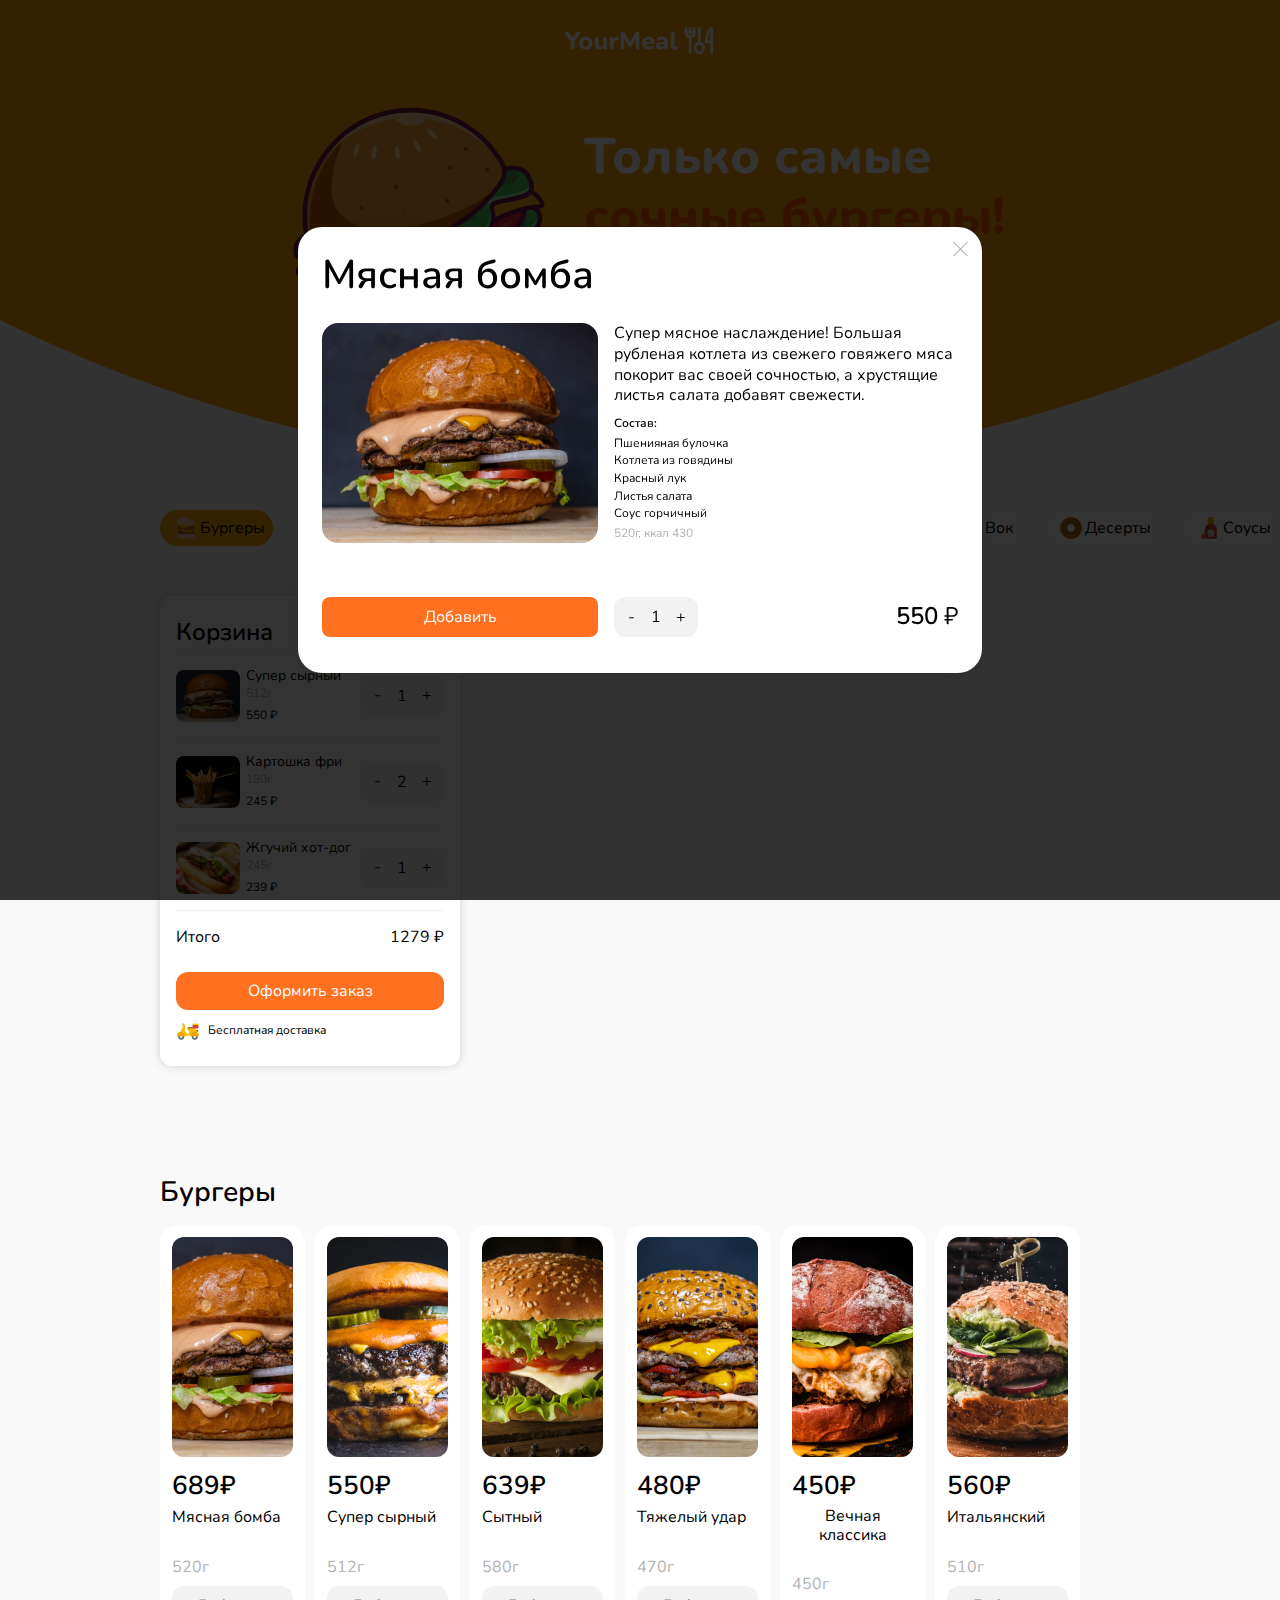
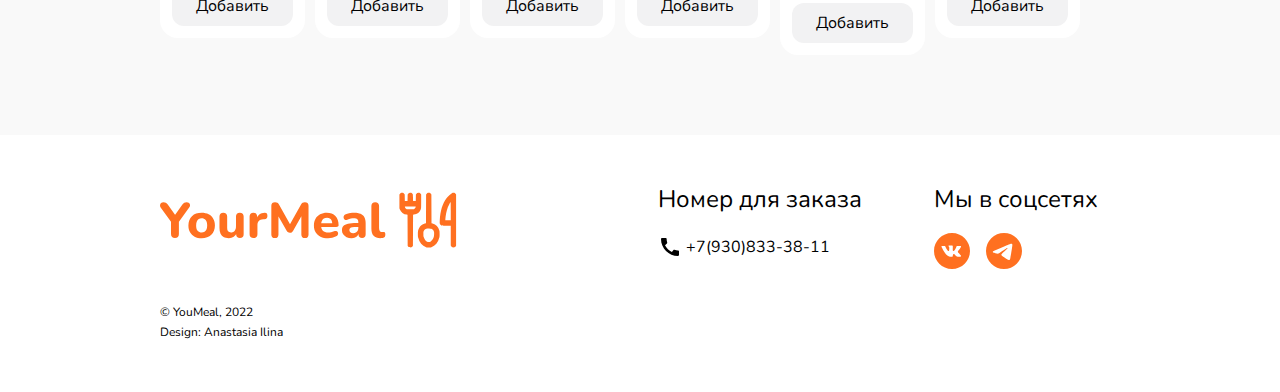
<file: index.html>
<!DOCTYPE html>
<html lang="ru">
<head>
    <meta charset="UTF-8">
    <meta http-equiv="X-UA-Compatible" content="IE=edge">
    <meta name="viewport" content="width=device-width, initial-scale=1.0">
    <title>Your mean - самые вкусные бургеры</title>
    <link rel="apple-touch-icon" sizes="180x180" href="icon/apple-touch-icon.png">
    <link rel="icon" type="image/png" sizes="32x32" href="icon/favicon-32x32.png">
    <link rel="icon" type="image/png" sizes="16x16" href="icon/favicon-16x16.png">
    <link rel="manifest" href="/site.webmanifest">
    <link rel="mask-icon" href="icon/safari-pinned-tab.svg" color="#5bbad5">
    <meta name="msapplication-TileColor" content="#ffc40d">
    <meta name="theme-color" content="#ffffff">
    <link rel="stylesheet" href="/index.css/index.css">
    <!-- Чтобы удалить кучу элементов на разных строках можно использовать эту комбинацию:
    Сначала выделить элемент и нажаться cntr+c, далее ctrl+f чтобы открыть окно поиска, 
    а далее alt+enter, чтобы разом можно было стирать элементы на разных строках. -->
    <link rel="preconnect" href="https://fonts.googleapis.com">
    <link rel="preconnect" href="https://fonts.gstatic.com" crossorigin>
    <link href="https://fonts.googleapis.com/css2?family=League+Spartan:wght@400;700&family=Nunito:wght@400;600;800&family=Oswald:wght@200;600;700&display=swap" rel="stylesheet">
</head>
                                                        
<body>
    <!-- Базированная шапка начинается с header. Также лучше всегда ебашить контейнер внутри.  -->
    <header class="header">
        <div class="container header__container">
            <!-- vieBox добавляет оригинальные пропорции svg. 
            Так же сделал файл доступным, сказав, что лого у нас будет читаться как img. -->
            <svg class="header_logo" viewBox="0 0 199 44" role="img" aria-label="Логотип YourMeal">
                <use href="img.svg/sprite.svg#logo"/>
            </svg>
<!-- Сделал контейнер под текстовую часть шапки. Все элементы под тегом div. -->
            <div class="header__title-container">
<!-- Во время верстки всегда должен быть заголовк h1. Если его нет, то простодобавить.  -->
                <h1 class="header_title">
                    <span class="header_title-text">Только самые</span>
                    <span class="header_title-text header_title-text_red">сочные бургеры!</span>
                </h1>
                <p class="header_appeal">Бесплатная доставка от <b class="header_appeal_font" >599₽</b></p>
            </div>
        </div>
    </header>

    <main class="main">
        <nav class="navigation">
<!-- Использовал один большой контейнер для всего меню навигации. -->
            <div class="container navigation_container">
                <ul class="navigation_list">
                    <li class="navigation_item">
                        <!-- Сделал таблицу для элементов навигации. Под каждый li добавил отдельную кнопку. 
                        Первая кнопка активна по макету, поэтому задаеются отдельные стили. -->

                        <!-- Почему по 3 класса? 1 - ощие стили, 2 - это иконочки, а 3 - это отдельные стили. -->
                        <button class="navigation_button navigation_button_burger navigation_button_active">Бургеры</button>
                    </li>
                    <li class="navigation_item">
                        <button class="navigation_button navigation_button_snack">Закуски</button>
                    </li>
                    <li class="navigation_item">
                        <button class="navigation_button navigation_button_hot-dog">Хот-доги</button>
                    </li>
                    <li class="navigation_item">
                        <button class="navigation_button navigation_button_kombo">Комбо</button>
                    </li>
                    <li class="navigation_item">
                        <button class="navigation_button navigation_button_shawarma">Шаурма</button>
                    </li>
                    <li class="navigation_item">
                        <button class="navigation_button navigation_button_pizza">Пицца</button>
                    </li>
                    <li class="navigation_item">
                        <button class="navigation_button navigation_button_wok">Вок</button>
                    </li>
                    <li class="navigation_item">
                        <button class="navigation_button navigation_button_dessert">Десерты</button>
                    </li>
                    <li class="navigation_item">
                        <button class="navigation_button navigation_button_sause">Соусы</button>
                    </li>
                </ul>
            </div>
        </nav>
<!-- Делаю основную часть сайта, опираясь на главный макет, потому что там есть элементы, которые закрываются в мобайл.  -->
        <!-- В секции всегда должен быть заголовок h2, чтобы адекватно читаться валидатором. -->
        <section class="catalog">
            <!-- Эта часть должна быть слева, поэтому еще один доп класс. -->
            <div class="container catalog__container">
                <!-- Последний класс - это открытие корзины. Будет использоваться в js. -->
                <!-- Чтобы появилось окошко, надо вернуть класс order_open. -->
                <div class="catalog__order order order_open">
                    <!-- Можно div в данном случае, но так же можно и section, потмоу что внутри будет заголовк h. -->
                    <section class="order_wrapper">
                        <!-- на изи превратить дивчик в кнопку при помощи tabindex. -->
                        <div class="order__wrap-title" tabindex="0" role="button">
                            <h2 class="order__title">Корзина</h2>

                            <span class="order__count">4</span>
                        </div>
<!-- Типа дополнительная обертка, чтобы указать доп внешние отступы и т.д дял списка. . -->
                        <div class="order__wrap-list">
                            <ul class="order__list">
                                <li class="order__item">
                                    <!-- Наполнени корзины будет списком,  -->
                                    <img  class="order__image" src="/meal_photo/b1.jpg" alt="">

                                    <div class="order__product">
                                        <h3 class="order__product-title">Супер сырный</h3>

                                        <p class="order__product-weight">512г</p>

                                        <p class="order__product-price">550
                                            <span class="cyrrency order__product__price">₽</span>
                                        </p>
                                    </div>
 <!-- + отдельные общие элементы будут встречаться в макете еще несколько раз в модальных окнах,
                                        поэтому задаю им отдельный див.  -->
                                    <div class="order__product-count count">
                                        <button class="count__minus">-</button>
                                        <p class="order__product-quantity">1</p>
                                        <button class="count__plus">+</button>
                                    </div>
                                </li>

                                <li class="order__item">
                            
                                    <img class="order__image" src="/meal_photo/b11.jpg" alt="">

                                    <div class="order__product">
                                        <h3 class="order__product-title">Картошка фри</h3>

                                        <p class="order__product-weight">180г</p>

                                        <p class="order__product-price">245
                                            <span class="cyrrency order__product__price">₽</span>
                                        </p>
                                    </div>

                                    <div class="order__product-count count">
                                        <button class="count__minus">-</button>
                                        <p class="order__product-quantity">2</p>
                                        <button class="count__plus">+</button>
                                    </div>
                                </li>

                                <li class="order__item">
                               
                                    <img class="order__image" src="/meal_photo/b9.jpg" alt="">

                                    <div class="order__product">
                                        <h3 class="order__product-title">Жгучий хот-дог</h3>

                                        <p class="order__product-weight">245г</p>

                                        <p class="order__product-price">239
                                            <span class="cyrrency order__product__price">₽</span>
                                        </p>                                  
                                    </div>
<!-- Добавил класс count, чтобы создать с ним отдельный файл, потому что этот элемент общий. Можно задат общие стили. -->
                                    <div class="order__product-count count">
                                        <button class="count__minus">-</button>
                                        <p class="order__product-quantity">1</p>
                                        <button class="count__plus">+</button>
                                    </div>
                                </li>
                            </ul>

                            <div class="order__total">
                                <p>Итого</p>
                                <!-- Буквы и цифры в отдельных спанах, чтобы было легче кодить в js. -->
                                <p>
                                    <span class="order__total-amount">1279</span>
                                    <!-- Этот знак рубля или букова отображается в другом шрифте. 
                                    Надо прописать в css стиль, чтобы он на всех устройствах отображался корретно. -->
                                    <span class="cyrrency">₽</span>
                                </p>
                            </div>
                            <button class="order__submit">Оформить заказ</button>

                            <div class="order__wrap-appeal">
                                <p class="order__appeal order__appeal-delivery">Бесплатная доставка</p>

                                <button class="order__close">Свернуть</button>
                            </div>
                        </div>
                    </section>
                </div>


                <div class="catalog__wrapper">
                    <h2 class="catalog__title">Бургеры</h2>
<!-- Можно без хуйни сделать только 1 карточку, если дело касается верстки. Остальные сделает программер. -->
                    <div class="catalog__wrap-list">
                        <ul class="catalog__list">
                            <li class="catalog__item">
                                <article class="product">
                                    <img src="/meal_photo/b1.jpg" alt="Мясная бомба" class="product_image">

                                    <p class="product__prise">689<span class="currency">₽</span></p>

                                    <h3 class="product__title">
                                        <button class="product__detals">Мясная бомба</button>
                                    </h3>

                                    <p class="product__weight">520г</p>
<!-- Указал тип кнопки, потому что так желательно делать именно в формах. ДА и везде желательно. -->
                                    <button class="product__add" type="button">Добавить</button>
                                </article>
                            </li>

                            <li class="catalog__item">
                                <article class="product">
                                    <img src="/meal_photo/b2.jpg" alt="Супер сырный" class="product_image">

                                    <p class="product__prise">550<span class="currency">₽</span></p>

                                    <h3 class="product__title">
                                        <button class="product__detals">Супер сырный</button>
                                    </h3>

                                    <p class="product__weight">512г</p>

                                    <button class="product__add" type="button">Добавить</button>
                                </article>
                            </li>

                            <li class="catalog__item">
                                <article class="product">
                                    <img src="/meal_photo/b3.jpg" alt="Сытный" class="product_image">

                                    <p class="product__prise">639<span class="currency">₽</span></p>

                                    <h3 class="product__title">
                                        <button class="product__detals">Сытный</button>
                                    </h3>

                                    <p class="product__weight">580г</p>

                                    <button class="product__add" type="button">Добавить</button>
                                </article>
                            </li>

                            <li class="catalog__item">
                                <article class="product">
                                    <img src="/meal_photo/b4.jpg" alt="Тяжелый удар" class="product_image">

                                    <p class="product__prise">480<span class="currency">₽</span></p>

                                    <h3 class="product__title">
                                        <button class="product__detals">Тяжелый удар</button>
                                    </h3>

                                    <p class="product__weight">470г</p>

                                    <button class="product__add" type="button">Добавить</button>
                                </article>
                            </li>

                            <li class="catalog__item">
                                <article class="product">
                                    <img src="/meal_photo/b5.jpg" alt="Вечная классика" class="product_image">

                                    <p class="product__prise">450<span class="currency">₽</span></p>

                                    <h3 class="product__title">
                                        <button class="product__detals">Вечная классика</button>
                                    </h3>


                                    <p class="product__weight">450г</p>

                                    <button class="product__add" type="button">Добавить</button>
                                </article>
                            </li>

                            <li class="catalog__item">
                                <article class="product">
                                    <img src="/meal_photo/b6.jpg" alt="Итальянский" class="product_image">

                                    <p class="product__prise">560<span class="currency">₽</span></p>

                                    <h3 class="product__title">
                                        <button class="product__detals">Итальянский</button>
                                    </h3>

                                    <p class="product__weight">510г</p>

                                    <button class="product__add" type="button">Добавить</button>
                                </article>
                            </li>
                        </ul>
                    </div>
                </div>
            </div>
        </section>
    </main>

    <script>
        // Простенький скрипт на клик.
        document.querySelector('.order__wrap-title').addEventListener('click', () => {
            document.querySelector('.order').classList.toggle('order_open')
        })
    </script>

    <footer class="footer">
        <div class="container">
            <div class="footer__content">
                <svg class="footer__logo" viewBox="0 0 199 44" role="img" aria-label="Логотип YourMeal">
                    <use href="img.svg/sprite.svg#logo"/>
                </svg>

                <adress class="footer__adress">
                    <div class="footer__contact">
                        <h2 class="footer__title footer__title_sn">Номер для заказа</h2>

                        <a href="tel.+79308333811" class="footer__link-phone">
                            <!-- Удалил fill в конце path, и добавил currentcolor в fill под svg, чтобы иконка меняла цвет. -->
                            <svg width="24" height="24" viewBox="0 0 24 24" fill="currentСolor" xmlns="http://www.w3.org/2000/svg">
                                <path d="M20.01 15.38C18.78 15.38 17.59 15.18 16.48 14.82C16.13 14.7 15.74 14.79 15.47 15.06L13.9 17.03C11.07 15.68 8.42 13.13 7.01 10.2L8.96 8.54C9.23 8.26 9.31 7.87 9.2 7.52C8.83 6.41 8.64 5.22 8.64 3.99C8.64 3.45 8.19 3 7.65 3H4.19C3.65 3 3 3.24 3 3.99C3 13.28 10.73 21 20.01 21C20.72 21 21 20.37 21 19.82V16.37C21 15.83 20.55 15.38 20.01 15.38Z"/>
                            </svg>
                                
                            <span>+7(930)833-38-11</span>
                        </a>
                    </div>

                    <div class="footer__contact">
                        <h2 class="footer__title">Мы в соцсетях</h2>
                        <ul class="footer__list">
                            <li class="footer__list-item">
                                <!-- aria-label, чтобы добавить описание для картинки. -->
                                <a href="#" class="footer__link-sn" aria-label="группа в ВК">
                                    <svg width="36" height="36" viewBox="0 0 36 36" fill="currentColor" xmlns="http://www.w3.org/2000/svg">
                                        <path d="M18 0C8.05875 0 0 8.05875 0 18C0 27.9412 8.05875 36 18 36C27.9412 36 36 27.9412 36 18C36 8.05875 27.9412 0 18 0ZM24.9225 20.3081C24.9225 20.3081 26.5144 21.8794 26.9062 22.6087C26.9175 22.6237 26.9231 22.6387 26.9269 22.6462C27.0862 22.9144 27.1237 23.1225 27.045 23.2781C26.9137 23.5369 26.4637 23.6644 26.31 23.6756H23.4975C23.3025 23.6756 22.8937 23.625 22.3987 23.2837C22.0181 23.0175 21.6431 22.5806 21.2775 22.155C20.7319 21.5212 20.2594 20.9738 19.7831 20.9738C19.7226 20.9736 19.6625 20.9831 19.605 21.0019C19.245 21.1181 18.7838 21.6319 18.7838 23.0006C18.7838 23.4281 18.4462 23.6737 18.2081 23.6737H16.92C16.4812 23.6737 14.1956 23.52 12.1706 21.3844C9.69187 18.7687 7.46062 13.5225 7.44187 13.4737C7.30125 13.1344 7.59187 12.9525 7.90875 12.9525H10.7494C11.1281 12.9525 11.2519 13.1831 11.3381 13.3875C11.4394 13.6256 11.8106 14.5725 12.42 15.6375C13.4081 17.3737 14.0138 18.0787 14.4994 18.0787C14.5904 18.0777 14.6799 18.0545 14.76 18.0112C15.3937 17.6587 15.2756 15.3994 15.2475 14.9306C15.2475 14.8425 15.2456 13.92 14.9212 13.4775C14.6887 13.1569 14.2931 13.035 14.0531 12.99C14.1503 12.856 14.2782 12.7473 14.4262 12.6731C14.8612 12.4556 15.645 12.4237 16.4231 12.4237H16.8563C17.7 12.435 17.9175 12.4894 18.2231 12.5662C18.8419 12.7144 18.855 13.1137 18.8006 14.4806C18.7838 14.8687 18.7669 15.3075 18.7669 15.825C18.7669 15.9375 18.7612 16.0575 18.7612 16.185C18.7425 16.8806 18.72 17.67 19.2112 17.9944C19.2753 18.0346 19.3494 18.056 19.425 18.0562C19.5956 18.0562 20.1094 18.0562 21.5006 15.6694C21.9297 14.9011 22.3025 14.1028 22.6162 13.2806C22.6444 13.2319 22.7269 13.0819 22.8244 13.0237C22.8963 12.9871 22.9761 12.9684 23.0569 12.9694H26.3962C26.76 12.9694 27.0094 13.0237 27.0562 13.1644C27.1387 13.3875 27.0412 14.0681 25.5169 16.1325L24.8362 17.0306C23.4544 18.8419 23.4544 18.9338 24.9225 20.3081Z"/>
                                    </svg>
                                </a>
                            </li>

                            <li class="footer__list-item">
                                <a href="#" class="footer__link-sn" ria-label="наш telegram" >
                                    <svg width="36" height="36" viewBox="0 0 36 36" fill="currentColor" xmlns="http://www.w3.org/2000/svg">
                                        <path d="M36 18C36 22.7739 34.1036 27.3523 30.7279 30.7279C27.3523 34.1036 22.7739 36 18 36C13.2261 36 8.64773 34.1036 5.27208 30.7279C1.89642 27.3523 0 22.7739 0 18C0 13.2261 1.89642 8.64773 5.27208 5.27208C8.64773 1.89642 13.2261 0 18 0C22.7739 0 27.3523 1.89642 30.7279 5.27208C34.1036 8.64773 36 13.2261 36 18ZM18.6458 13.2885C16.8952 14.0175 13.3942 15.525 8.14725 17.811C7.29675 18.1485 6.849 18.4815 6.8085 18.8055C6.741 19.3522 7.42725 19.5683 8.361 19.863L8.75475 19.9868C9.67275 20.286 10.9102 20.6348 11.5515 20.6483C12.1365 20.6618 12.7867 20.4233 13.5045 19.9283C18.4072 16.6185 20.9385 14.9467 21.096 14.9107C21.2085 14.8837 21.366 14.8523 21.4695 14.9468C21.5752 15.039 21.564 15.2168 21.5528 15.264C21.4853 15.5542 18.792 18.0562 17.3993 19.3522C16.965 19.7572 16.6567 20.043 16.5938 20.1082C16.455 20.25 16.314 20.3895 16.1707 20.5268C15.3157 21.3503 14.6768 21.9668 16.2045 22.9748C16.9403 23.4608 17.5298 23.859 18.117 24.2595C18.756 24.696 19.395 25.1303 20.223 25.6748C20.4322 25.8098 20.6348 25.956 20.8305 26.0955C21.5753 26.6265 22.248 27.1035 23.0737 27.027C23.5553 26.982 24.0525 26.532 24.3045 25.182C24.9007 21.9938 26.073 15.0885 26.343 12.2423C26.3595 12.0056 26.3497 11.7679 26.3137 11.5335C26.2926 11.3443 26.201 11.17 26.0573 11.0452C25.8525 10.9039 25.6085 10.8307 25.3597 10.836C24.6847 10.8472 23.643 11.2095 18.6458 13.2885Z"/>
                                    </svg>                          
                                </a>
                            </li>
                        </ul>
                    </div>
                </adress>
                <div class="footer__development">
                    <p class="footer__copyraght">© YouMeal, 2022</p>
                    <p>Design: <a href="#">Anastasia Ilina</a></p>
                </div>
            </div>    
        </div>
    </footer>
    <!-- У нас 2 модальных окна: информация о товаре и достаавка. Модификаторы задаются опираясь на предназначение окна  -->
    <!-- Чтобы открыть или закрыть модальное окно, добавить или убрать класс modal__open. -->
    <div class="modal modal__product modal__open">
        <div class="modal__main modal-product">
            <div class="modal-product__container">
                <h2 class="modal-product__title">Мясная бомба</h2>

                <div class="modal-product__content">
                    <img  class="modal-product__image" src="/meal_photo/b1.jpg" alt="">

                    <p class="modal-product__description">
                        Супер мясное наслаждение! Большая рубленая котлета из свежего говяжего мяса покорит вас своей сочностью, а хрустящие листья салата добавят свежести.
                    </p>

                    <div class="modal-product__ingredients ingredients">
                        <h3 class="ingredients__title">Состав:</h3>

                        <ul class="ingredients__list">
                            <li class="ingredients__item">Пшенияная булочка</li>
                            <li class="ingredients__item">Котлета из говядины</li>
                            <li class="ingredients__item">Красный лук</li>
                            <li class="ingredients__item">Листья салата</li>
                            <li class="ingredients__item">Соус горчичный</li>
                        </ul>

                        <p class="ingredients__calories">520г, ккал 430</p>
                    </div>
                </div>

                <div class="modal-product__footer">
                    <div class="modal-product__add">
                        <button class="modal-product__button">Добавить</button>

                        <div class="modal__product-count count">
                            <button class="count__minus">-</button>
                            <p class="order__product-quantity">1</p>
                            <button class="count__plus">+</button>
                        </div>
                    </div>

                    <p class="modal-product__price">550
                        <span class="cyrrency modal__product__price">₽</span>
                    </p>
                </div>
                
            </div>
            <button class="modal__close">
                <svg width="24" height="24" viewBox="0 0 24 24" fill="currentColor" xmlns="http://www.w3.org/2000/svg">
                    <rect x="5.07422" y="5.28247" width="1" height="20" transform="rotate(-45 5.07422 5.28247)"/>
                    <rect x="5.78125" y="19.4246" width="1" height="20" transform="rotate(-135 5.78125 19.4246)"/>
                </svg>
            </button>
        </div>
    </div>

    <div class="modal"></div>
</body>
</html>
</file>
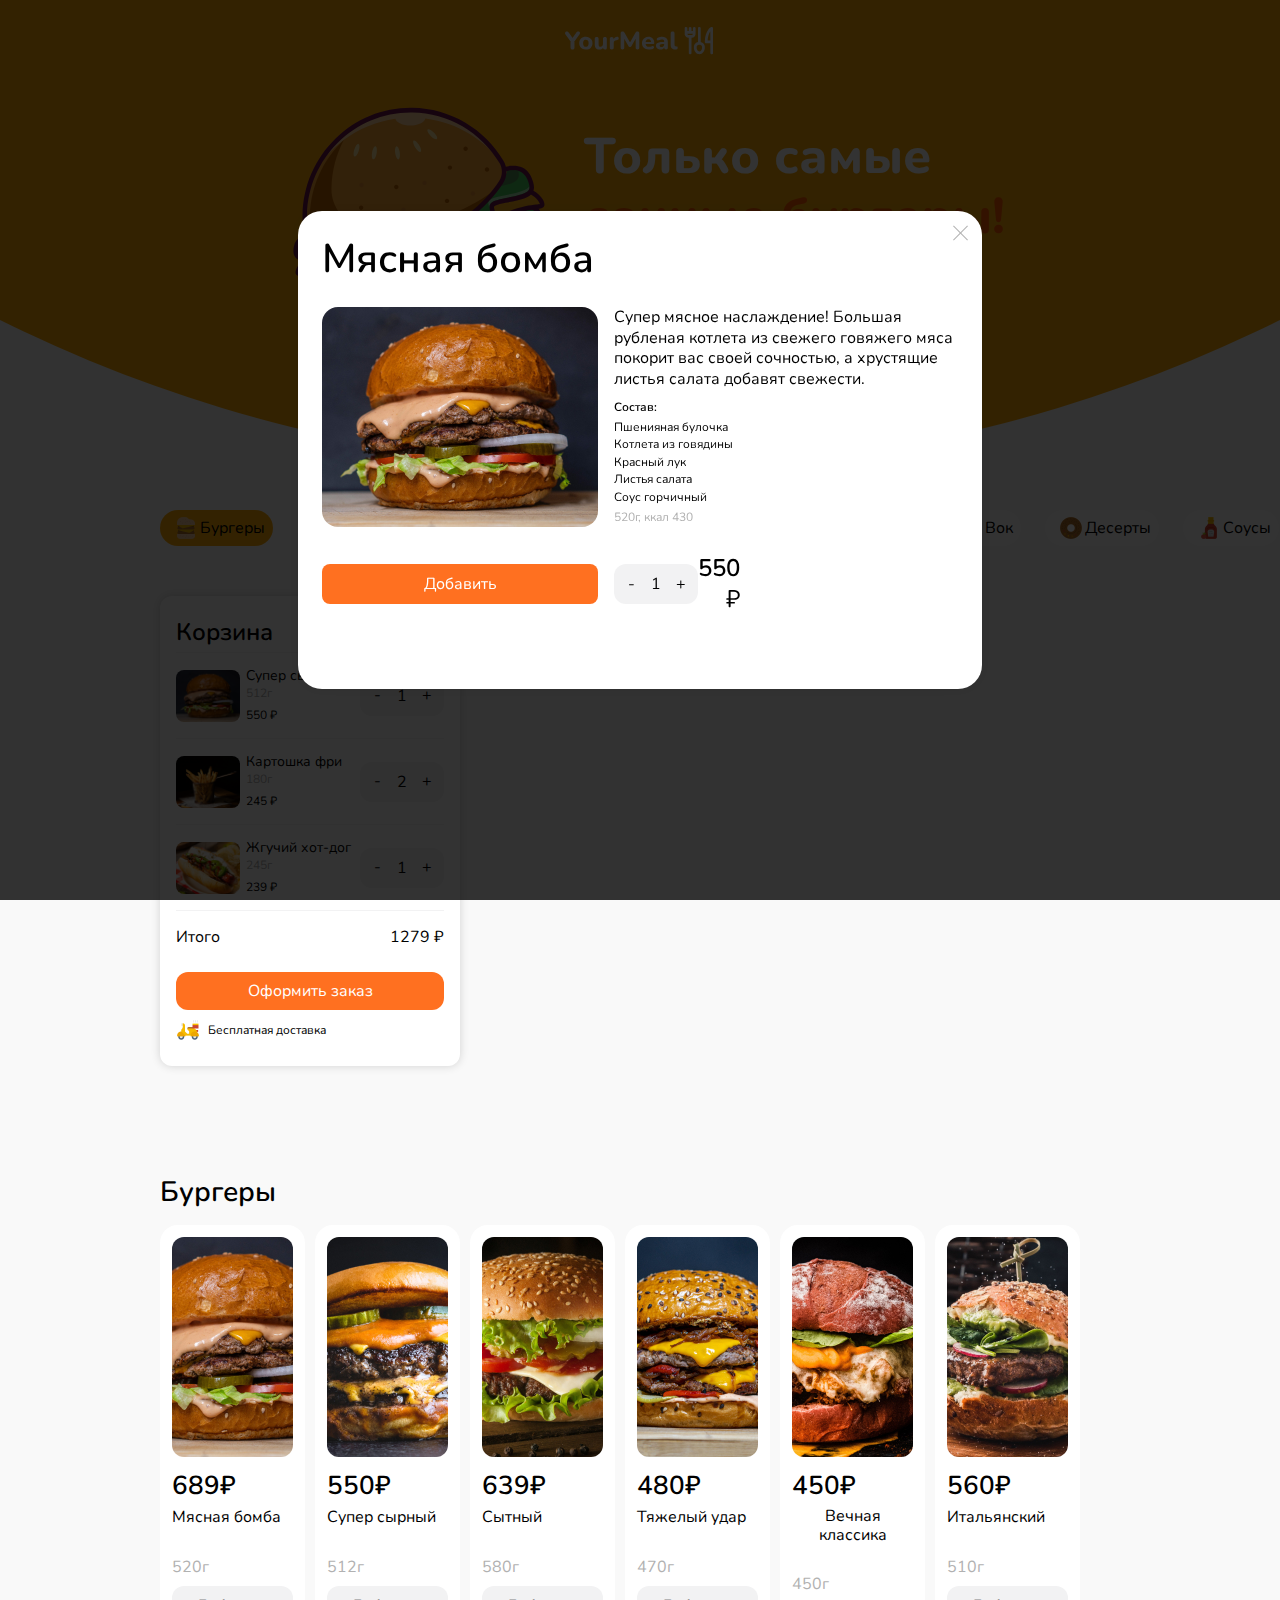
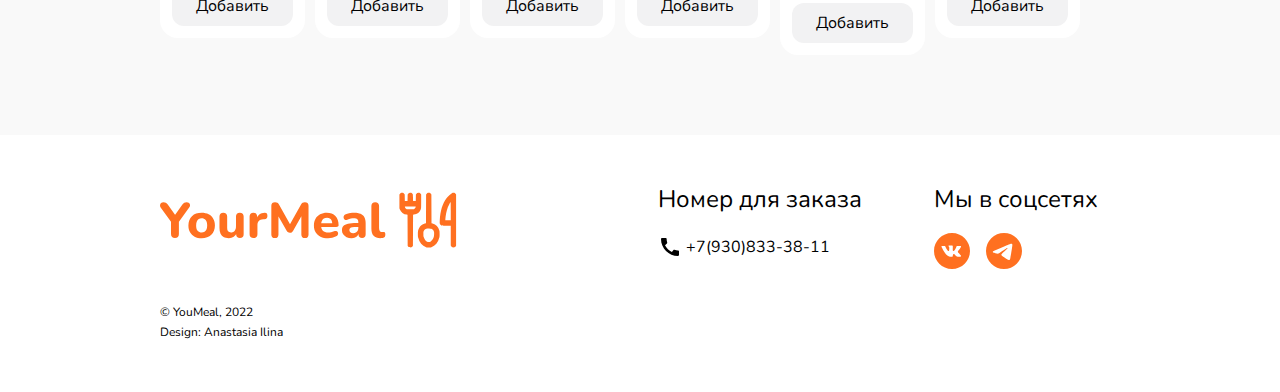
<file: your_meal/index.html>
<!DOCTYPE html>
<html lang="ru">
<head>
    <meta charset="UTF-8">
    <meta http-equiv="X-UA-Compatible" content="IE=edge">
    <meta name="viewport" content="width=device-width, initial-scale=1.0">
    <title>Your mean - самые вкусные бургеры</title>
    <link rel="apple-touch-icon" sizes="180x180" href="icon/apple-touch-icon.png">
    <link rel="icon" type="image/png" sizes="32x32" href="icon/favicon-32x32.png">
    <link rel="icon" type="image/png" sizes="16x16" href="icon/favicon-16x16.png">
    <link rel="manifest" href="/site.webmanifest">
    <link rel="mask-icon" href="icon/safari-pinned-tab.svg" color="#5bbad5">
    <meta name="msapplication-TileColor" content="#ffc40d">
    <meta name="theme-color" content="#ffffff">
    <link rel="stylesheet" href="/index.css/index.css">
    <!-- Чтобы удалить кучу элементов на разных строках можно использовать эту комбинацию:
    Сначала выделить элемент и нажаться cntr+c, далее ctrl+f чтобы открыть окно поиска, 
    а далее alt+enter, чтобы разом можно было стирать элементы на разных строках. -->
    <link rel="preconnect" href="https://fonts.googleapis.com">
    <link rel="preconnect" href="https://fonts.gstatic.com" crossorigin>
    <link href="https://fonts.googleapis.com/css2?family=League+Spartan:wght@400;700&family=Nunito:wght@400;600;800&family=Oswald:wght@200;600;700&display=swap" rel="stylesheet">
</head>
                                                        
<body>
    <!-- Базированная шапка начинается с header. Также лучше всегда ебашить контейнер внутри.  -->
    <header class="header">
        <div class="container header__container">
            <!-- vieBox добавляет оригинальные пропорции svg. 
            Так же сделал файл доступным, сказав, что лого у нас будет читаться как img. -->
            <svg class="header_logo" viewBox="0 0 199 44" role="img" aria-label="Логотип YourMeal">
                <use href="img.svg/sprite.svg#logo"/>
            </svg>
<!-- Сделал контейнер под текстовую часть шапки. Все элементы под тегом div. -->
            <div class="header__title-container">
<!-- Во время верстки всегда должен быть заголовк h1. Если его нет, то простодобавить.  -->
                <h1 class="header_title">
                    <span class="header_title-text">Только самые</span>
                    <span class="header_title-text header_title-text_red">сочные бургеры!</span>
                </h1>
                <p class="header_appeal">Бесплатная доставка от <b class="header_appeal_font" >599₽</b></p>
            </div>
        </div>
    </header>

    <main class="main">
        <nav class="navigation">
<!-- Использовал один большой контейнер для всего меню навигации. -->
            <div class="container navigation_container">
                <ul class="navigation_list">
                    <li class="navigation_item">
                        <!-- Сделал таблицу для элементов навигации. Под каждый li добавил отдельную кнопку. 
                        Первая кнопка активна по макету, поэтому задаеются отдельные стили. -->

                        <!-- Почему по 3 класса? 1 - ощие стили, 2 - это иконочки, а 3 - это отдельные стили. -->
                        <button class="navigation_button navigation_button_burger navigation_button_active">Бургеры</button>
                    </li>
                    <li class="navigation_item">
                        <button class="navigation_button navigation_button_snack">Закуски</button>
                    </li>
                    <li class="navigation_item">
                        <button class="navigation_button navigation_button_hot-dog">Хот-доги</button>
                    </li>
                    <li class="navigation_item">
                        <button class="navigation_button navigation_button_kombo">Комбо</button>
                    </li>
                    <li class="navigation_item">
                        <button class="navigation_button navigation_button_shawarma">Шаурма</button>
                    </li>
                    <li class="navigation_item">
                        <button class="navigation_button navigation_button_pizza">Пицца</button>
                    </li>
                    <li class="navigation_item">
                        <button class="navigation_button navigation_button_wok">Вок</button>
                    </li>
                    <li class="navigation_item">
                        <button class="navigation_button navigation_button_dessert">Десерты</button>
                    </li>
                    <li class="navigation_item">
                        <button class="navigation_button navigation_button_sause">Соусы</button>
                    </li>
                </ul>
            </div>
        </nav>
<!-- Делаю основную часть сайта, опираясь на главный макет, потому что там есть элементы, которые закрываются в мобайл.  -->
        <!-- В секции всегда должен быть заголовок h2, чтобы адекватно читаться валидатором. -->
        <section class="catalog">
            <!-- Эта часть должна быть слева, поэтому еще один доп класс. -->
            <div class="container catalog__container">
                <!-- Последний класс - это открытие корзины. Будет использоваться в js. -->
                <!-- Чтобы появилось окошко, надо вернуть класс order_open. -->
                <div class="catalog__order order order_open">
                    <!-- Можно div в данном случае, но так же можно и section, потмоу что внутри будет заголовк h. -->
                    <section class="order_wrapper">
                        <!-- на изи превратить дивчик в кнопку при помощи tabindex. -->
                        <div class="order__wrap-title" tabindex="0" role="button">
                            <h2 class="order__title">Корзина</h2>

                            <span class="order__count">4</span>
                        </div>
<!-- Типа дополнительная обертка, чтобы указать доп внешние отступы и т.д дял списка. . -->
                        <div class="order__wrap-list">
                            <ul class="order__list">
                                <li class="order__item">
                                    <!-- Наполнени корзины будет списком,  -->
                                    <img  class="order__image" src="/meal_photo/b1.jpg" alt="">

                                    <div class="order__product">
                                        <h3 class="order__product-title">Супер сырный</h3>

                                        <p class="order__product-weight">512г</p>

                                        <p class="order__product-price">550
                                            <span class="cyrrency order__product__price">₽</span>
                                        </p>
                                    </div>
 <!-- + отдельные общие элементы будут встречаться в макете еще несколько раз в модальных окнах,
                                        поэтому задаю им отдельный див.  -->
                                    <div class="order__product-count count">
                                        <button class="count__minus">-</button>
                                        <p class="order__product-quantity">1</p>
                                        <button class="count__plus">+</button>
                                    </div>
                                </li>

                                <li class="order__item">
                            
                                    <img class="order__image" src="/meal_photo/b11.jpg" alt="">

                                    <div class="order__product">
                                        <h3 class="order__product-title">Картошка фри</h3>

                                        <p class="order__product-weight">180г</p>

                                        <p class="order__product-price">245
                                            <span class="cyrrency order__product__price">₽</span>
                                        </p>
                                    </div>

                                    <div class="order__product-count count">
                                        <button class="count__minus">-</button>
                                        <p class="order__product-quantity">2</p>
                                        <button class="count__plus">+</button>
                                    </div>
                                </li>

                                <li class="order__item">
                               
                                    <img class="order__image" src="/meal_photo/b9.jpg" alt="">

                                    <div class="order__product">
                                        <h3 class="order__product-title">Жгучий хот-дог</h3>

                                        <p class="order__product-weight">245г</p>

                                        <p class="order__product-price">239
                                            <span class="cyrrency order__product__price">₽</span>
                                        </p>                                  
                                    </div>
<!-- Добавил класс count, чтобы создать с ним отдельный файл, потому что этот элемент общий. Можно задат общие стили. -->
                                    <div class="order__product-count count">
                                        <button class="count__minus">-</button>
                                        <p class="order__product-quantity">1</p>
                                        <button class="count__plus">+</button>
                                    </div>
                                </li>
                            </ul>

                            <div class="order__total">
                                <p>Итого</p>
                                <!-- Буквы и цифры в отдельных спанах, чтобы было легче кодить в js. -->
                                <p>
                                    <span class="order__total-amount">1279</span>
                                    <!-- Этот знак рубля или букова отображается в другом шрифте. 
                                    Надо прописать в css стиль, чтобы он на всех устройствах отображался корретно. -->
                                    <span class="cyrrency">₽</span>
                                </p>
                            </div>
                            <button class="order__submit">Оформить заказ</button>

                            <div class="order__wrap-appeal">
                                <p class="order__appeal order__appeal-delivery">Бесплатная доставка</p>

                                <button class="order__close">Свернуть</button>
                            </div>
                        </div>
                    </section>
                </div>


                <div class="catalog__wrapper">
                    <h2 class="catalog__title">Бургеры</h2>
<!-- Можно без хуйни сделать только 1 карточку, если дело касается верстки. Остальные сделает программер. -->
                    <div class="catalog__wrap-list">
                        <ul class="catalog__list">
                            <li class="catalog__item">
                                <article class="product">
                                    <img src="/meal_photo/b1.jpg" alt="Мясная бомба" class="product_image">

                                    <p class="product__prise">689<span class="currency">₽</span></p>

                                    <h3 class="product__title">
                                        <button class="product__detals">Мясная бомба</button>
                                    </h3>

                                    <p class="product__weight">520г</p>
<!-- Указал тип кнопки, потому что так желательно делать именно в формах. ДА и везде желательно. -->
                                    <button class="product__add" type="button">Добавить</button>
                                </article>
                            </li>

                            <li class="catalog__item">
                                <article class="product">
                                    <img src="/meal_photo/b2.jpg" alt="Супер сырный" class="product_image">

                                    <p class="product__prise">550<span class="currency">₽</span></p>

                                    <h3 class="product__title">
                                        <button class="product__detals">Супер сырный</button>
                                    </h3>

                                    <p class="product__weight">512г</p>

                                    <button class="product__add" type="button">Добавить</button>
                                </article>
                            </li>

                            <li class="catalog__item">
                                <article class="product">
                                    <img src="/meal_photo/b3.jpg" alt="Сытный" class="product_image">

                                    <p class="product__prise">639<span class="currency">₽</span></p>

                                    <h3 class="product__title">
                                        <button class="product__detals">Сытный</button>
                                    </h3>

                                    <p class="product__weight">580г</p>

                                    <button class="product__add" type="button">Добавить</button>
                                </article>
                            </li>

                            <li class="catalog__item">
                                <article class="product">
                                    <img src="/meal_photo/b4.jpg" alt="Тяжелый удар" class="product_image">

                                    <p class="product__prise">480<span class="currency">₽</span></p>

                                    <h3 class="product__title">
                                        <button class="product__detals">Тяжелый удар</button>
                                    </h3>

                                    <p class="product__weight">470г</p>

                                    <button class="product__add" type="button">Добавить</button>
                                </article>
                            </li>

                            <li class="catalog__item">
                                <article class="product">
                                    <img src="/meal_photo/b5.jpg" alt="Вечная классика" class="product_image">

                                    <p class="product__prise">450<span class="currency">₽</span></p>

                                    <h3 class="product__title">
                                        <button class="product__detals">Вечная классика</button>
                                    </h3>


                                    <p class="product__weight">450г</p>

                                    <button class="product__add" type="button">Добавить</button>
                                </article>
                            </li>

                            <li class="catalog__item">
                                <article class="product">
                                    <img src="/meal_photo/b6.jpg" alt="Итальянский" class="product_image">

                                    <p class="product__prise">560<span class="currency">₽</span></p>

                                    <h3 class="product__title">
                                        <button class="product__detals">Итальянский</button>
                                    </h3>

                                    <p class="product__weight">510г</p>

                                    <button class="product__add" type="button">Добавить</button>
                                </article>
                            </li>
                        </ul>
                    </div>
                </div>
            </div>
        </section>
    </main>

    <script>
        // Простенький скрипт на клик.
        document.querySelector('.order__wrap-title').addEventListener('click', () => {
            document.querySelector('.order').classList.toggle('order_open')
        })
    </script>

    <footer class="footer">
        <div class="container">
            <div class="footer__content">
                <svg class="footer__logo" viewBox="0 0 199 44" role="img" aria-label="Логотип YourMeal">
                    <use href="img.svg/sprite.svg#logo"/>
                </svg>

                <adress class="footer__adress">
                    <div class="footer__contact">
                        <h2 class="footer__title footer__title_sn">Номер для заказа</h2>

                        <a href="tel.+79308333811" class="footer__link-phone">
                            <!-- Удалил fill в конце path, и добавил currentcolor в fill под svg, чтобы иконка меняла цвет. -->
                            <svg width="24" height="24" viewBox="0 0 24 24" fill="currentСolor" xmlns="http://www.w3.org/2000/svg">
                                <path d="M20.01 15.38C18.78 15.38 17.59 15.18 16.48 14.82C16.13 14.7 15.74 14.79 15.47 15.06L13.9 17.03C11.07 15.68 8.42 13.13 7.01 10.2L8.96 8.54C9.23 8.26 9.31 7.87 9.2 7.52C8.83 6.41 8.64 5.22 8.64 3.99C8.64 3.45 8.19 3 7.65 3H4.19C3.65 3 3 3.24 3 3.99C3 13.28 10.73 21 20.01 21C20.72 21 21 20.37 21 19.82V16.37C21 15.83 20.55 15.38 20.01 15.38Z"/>
                            </svg>
                                
                            <span>+7(930)833-38-11</span>
                        </a>
                    </div>

                    <div class="footer__contact">
                        <h2 class="footer__title">Мы в соцсетях</h2>
                        <ul class="footer__list">
                            <li class="footer__list-item">
                                <!-- aria-label, чтобы добавить описание для картинки. -->
                                <a href="#" class="footer__link-sn" aria-label="группа в ВК">
                                    <svg width="36" height="36" viewBox="0 0 36 36" fill="currentColor" xmlns="http://www.w3.org/2000/svg">
                                        <path d="M18 0C8.05875 0 0 8.05875 0 18C0 27.9412 8.05875 36 18 36C27.9412 36 36 27.9412 36 18C36 8.05875 27.9412 0 18 0ZM24.9225 20.3081C24.9225 20.3081 26.5144 21.8794 26.9062 22.6087C26.9175 22.6237 26.9231 22.6387 26.9269 22.6462C27.0862 22.9144 27.1237 23.1225 27.045 23.2781C26.9137 23.5369 26.4637 23.6644 26.31 23.6756H23.4975C23.3025 23.6756 22.8937 23.625 22.3987 23.2837C22.0181 23.0175 21.6431 22.5806 21.2775 22.155C20.7319 21.5212 20.2594 20.9738 19.7831 20.9738C19.7226 20.9736 19.6625 20.9831 19.605 21.0019C19.245 21.1181 18.7838 21.6319 18.7838 23.0006C18.7838 23.4281 18.4462 23.6737 18.2081 23.6737H16.92C16.4812 23.6737 14.1956 23.52 12.1706 21.3844C9.69187 18.7687 7.46062 13.5225 7.44187 13.4737C7.30125 13.1344 7.59187 12.9525 7.90875 12.9525H10.7494C11.1281 12.9525 11.2519 13.1831 11.3381 13.3875C11.4394 13.6256 11.8106 14.5725 12.42 15.6375C13.4081 17.3737 14.0138 18.0787 14.4994 18.0787C14.5904 18.0777 14.6799 18.0545 14.76 18.0112C15.3937 17.6587 15.2756 15.3994 15.2475 14.9306C15.2475 14.8425 15.2456 13.92 14.9212 13.4775C14.6887 13.1569 14.2931 13.035 14.0531 12.99C14.1503 12.856 14.2782 12.7473 14.4262 12.6731C14.8612 12.4556 15.645 12.4237 16.4231 12.4237H16.8563C17.7 12.435 17.9175 12.4894 18.2231 12.5662C18.8419 12.7144 18.855 13.1137 18.8006 14.4806C18.7838 14.8687 18.7669 15.3075 18.7669 15.825C18.7669 15.9375 18.7612 16.0575 18.7612 16.185C18.7425 16.8806 18.72 17.67 19.2112 17.9944C19.2753 18.0346 19.3494 18.056 19.425 18.0562C19.5956 18.0562 20.1094 18.0562 21.5006 15.6694C21.9297 14.9011 22.3025 14.1028 22.6162 13.2806C22.6444 13.2319 22.7269 13.0819 22.8244 13.0237C22.8963 12.9871 22.9761 12.9684 23.0569 12.9694H26.3962C26.76 12.9694 27.0094 13.0237 27.0562 13.1644C27.1387 13.3875 27.0412 14.0681 25.5169 16.1325L24.8362 17.0306C23.4544 18.8419 23.4544 18.9338 24.9225 20.3081Z"/>
                                    </svg>
                                </a>
                            </li>

                            <li class="footer__list-item">
                                <a href="#" class="footer__link-sn" ria-label="наш telegram" >
                                    <svg width="36" height="36" viewBox="0 0 36 36" fill="currentColor" xmlns="http://www.w3.org/2000/svg">
                                        <path d="M36 18C36 22.7739 34.1036 27.3523 30.7279 30.7279C27.3523 34.1036 22.7739 36 18 36C13.2261 36 8.64773 34.1036 5.27208 30.7279C1.89642 27.3523 0 22.7739 0 18C0 13.2261 1.89642 8.64773 5.27208 5.27208C8.64773 1.89642 13.2261 0 18 0C22.7739 0 27.3523 1.89642 30.7279 5.27208C34.1036 8.64773 36 13.2261 36 18ZM18.6458 13.2885C16.8952 14.0175 13.3942 15.525 8.14725 17.811C7.29675 18.1485 6.849 18.4815 6.8085 18.8055C6.741 19.3522 7.42725 19.5683 8.361 19.863L8.75475 19.9868C9.67275 20.286 10.9102 20.6348 11.5515 20.6483C12.1365 20.6618 12.7867 20.4233 13.5045 19.9283C18.4072 16.6185 20.9385 14.9467 21.096 14.9107C21.2085 14.8837 21.366 14.8523 21.4695 14.9468C21.5752 15.039 21.564 15.2168 21.5528 15.264C21.4853 15.5542 18.792 18.0562 17.3993 19.3522C16.965 19.7572 16.6567 20.043 16.5938 20.1082C16.455 20.25 16.314 20.3895 16.1707 20.5268C15.3157 21.3503 14.6768 21.9668 16.2045 22.9748C16.9403 23.4608 17.5298 23.859 18.117 24.2595C18.756 24.696 19.395 25.1303 20.223 25.6748C20.4322 25.8098 20.6348 25.956 20.8305 26.0955C21.5753 26.6265 22.248 27.1035 23.0737 27.027C23.5553 26.982 24.0525 26.532 24.3045 25.182C24.9007 21.9938 26.073 15.0885 26.343 12.2423C26.3595 12.0056 26.3497 11.7679 26.3137 11.5335C26.2926 11.3443 26.201 11.17 26.0573 11.0452C25.8525 10.9039 25.6085 10.8307 25.3597 10.836C24.6847 10.8472 23.643 11.2095 18.6458 13.2885Z"/>
                                    </svg>                          
                                </a>
                            </li>
                        </ul>
                    </div>
                </adress>
                <div class="footer__development">
                    <p class="footer__copyraght">© YouMeal, 2022</p>
                    <p>Design: <a href="#">Anastasia Ilina</a></p>
                </div>
            </div>    
        </div>
    </footer>
    <!-- У нас 2 модальных окна: информация о товаре и достаавка. Модификаторы задаются опираясь на предназначение окна  -->
    <!-- Чтобы открыть или закрыть модальное окно, добавить или убрать класс modal__open. -->
    <div class="modal modal__product modal__open">
        <div class="modal__main modal-product">
            <div class="modal-product__container">
                <h2 class="modal-product__title">Мясная бомба</h2>

                <div class="modal-product__content">
                    <img  class="modal-product__image" src="/meal_photo/b1.jpg" alt="">

                    <p class="modal-product__description">
                        Супер мясное наслаждение! Большая рубленая котлета из свежего говяжего мяса покорит вас своей сочностью, а хрустящие листья салата добавят свежести.
                    </p>

                    <div class="modal-product__ingredients ingredients">
                        <h3 class="ingredients__title">Состав:</h3>

                        <ul class="ingredients__list">
                            <li class="ingredients__item">Пшенияная булочка</li>
                            <li class="ingredients__item">Котлета из говядины</li>
                            <li class="ingredients__item">Красный лук</li>
                            <li class="ingredients__item">Листья салата</li>
                            <li class="ingredients__item">Соус горчичный</li>
                        </ul>

                        <p class="ingredients__calories">520г, ккал 430</p>
                    </div>

                    <div class="modal-product__footer">
                        <div class="modal-product__add">
                            <button class="modal-product__button">Добавить</button>

                            <div class="modal__product-count count">
                                <button class="count__minus">-</button>
                                <p class="order__product-quantity">1</p>
                                <button class="count__plus">+</button>
                            </div>
                        </div>

                        <p class="modal-product__price">550
                            <span class="cyrrency modal__product__price">₽</span>
                        </p>
                    </div>
                </div>
            </div>
            <button class="modal__close">
                <svg width="24" height="24" viewBox="0 0 24 24" fill="currentColor" xmlns="http://www.w3.org/2000/svg">
                    <rect x="5.07422" y="5.28247" width="1" height="20" transform="rotate(-45 5.07422 5.28247)"/>
                    <rect x="5.78125" y="19.4246" width="1" height="20" transform="rotate(-135 5.78125 19.4246)"/>
                </svg>
            </button>
        </div>
    </div>

    <div class="modal"></div>
</body>
</html>
</file>
<file: index.css/index.css>
/* Прежде чем задавать стили, надо сбросить базовые стили браузера через normalaze.css. 
Открыть сайт, нажать на кнопку и сохранить в файле проекта. 
Далее через импорт добавить в основной док css. */
@import 'normalize.css';
/* Чтобы импортировать шрифты. */
/* Короче, шрифты можно хуярить и так, 
но я использовал самый простой способ через google fonts, линком через header. */
/* @import 'fonts.css'; */
/* Импорт дефолтных стилей.  */
/* Чтобы появились шрифты, их надо в дефолте прописать.  */
@import 'default.css';
@import 'header.css';
@import 'navigation.css';
@import 'catalog.css';
@import 'order.css';
@import 'count.css';
@import 'product.css';
@import 'footer.css';
@import 'modal.css';
@import 'modal-product.css';
@import 'ingredients.css';
</file>
